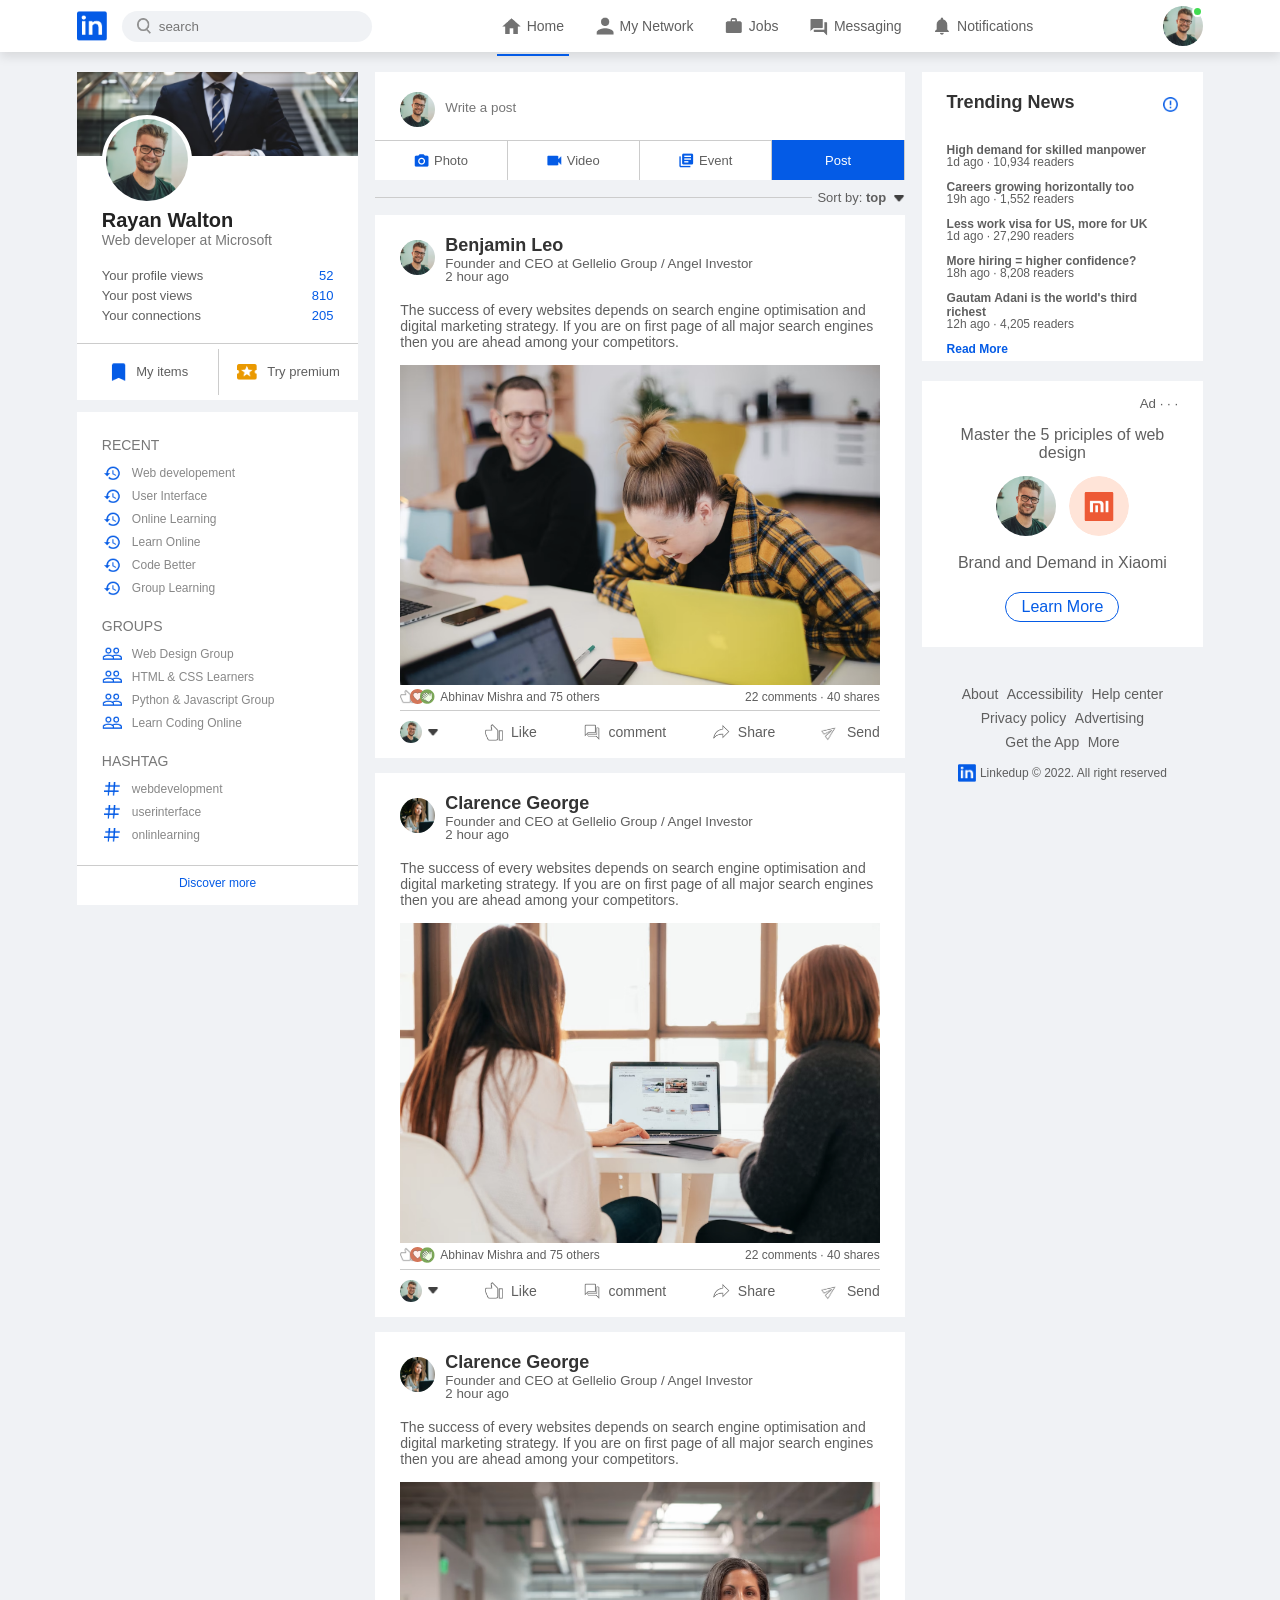
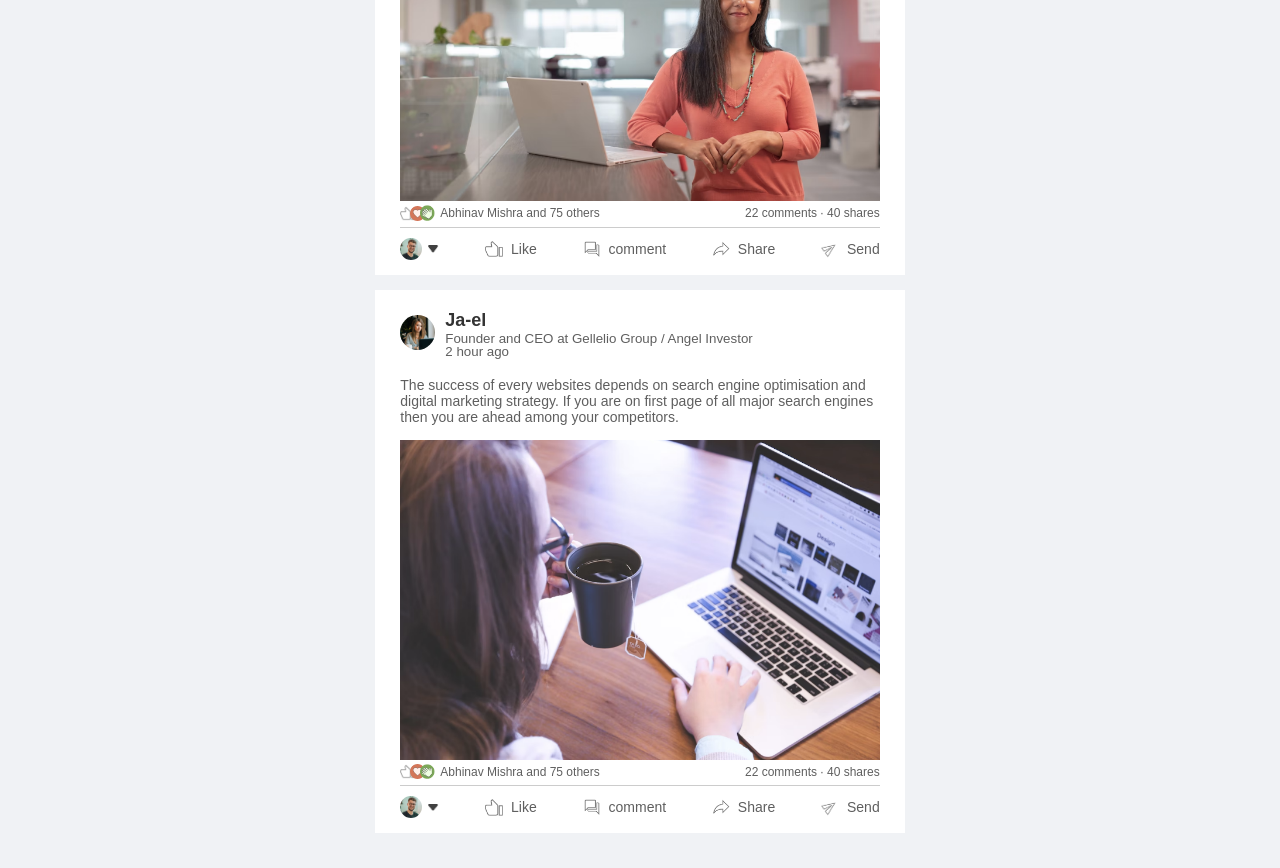
<file: index.html>
<!DOCTYPE html>
<html lang="en">
<head>
    <meta charset="UTF-8">
    <meta name="viewport" content="width=device-width, initial-scale=1.0">
    <title>Social Media Website Design - Easy Tutorial</title>
    <link rel="stylesheet" href="style.css">
</head>
<body>
<nav>
    <div class="nav-bar">
        <div class="navbar-left">
          <a href="index.html" class="logo"><img src="images/logo.png" ></a>
          <div class="search-box"> 
            <img src="images/search.png">
            <input type="text" placeholder="search">
          </div>

        </div>
        <div class="navbar-center">
            <ul>
            <li><a href="#" class="active-link" ><img src="images/home.png"><span>Home</span></a></li>
            <li><a href="#"><img src="images/network.png"><span>My Network</span></a></li>
            <li><a href="#"><img src="images/jobs.png"><span>Jobs</span></a></li>
            <li><a href="#"><img src="images/message.png"><span>Messaging</span></a></li>
            <li><a href="#"><img src="images/notification.png"><span>Notifications</span></a></li>
            </ul>
        </div>
        <div class="navbar-right">
        <div class="online">
            <img src="images/user-1.png" class="nav-profile-img" onclick="toggleMenu()"></div>
        </div>
        <!--profile-drop-down- menu---->

    <div class="profile-menu-wrap" id="profileMenu">
        <div class="profile-menu">
            <div class="user-info">
                <img src="images/user-1.png" >
                <div>
                    <h3>Rayan Walton</h3>
                    <a href="profile.html">See your profile</a>
                </div>
            </div>
            <hr>
            <a href="#" class="profile-menu-link">
                <img src="images/feedback.png">
                <p>Give Feedback</p>
                <span>></span>
            </a>

            <a href="#" class="profile-menu-link">
                <img src="images/setting.png">
                <p>Settings & Privacy</p>
                <span>></span>
            </a>

            <a href="#" class="profile-menu-link">
                <img src="images/help.png">
                <p>Help & Support</p>
                <span>></span>
            </a>

            <a href="#" class="profile-menu-link">
                <img src="images/display.png">
                <p>Display & Accessibility</p>
                <span>></span>
            </a>

            <a href="#" class="profile-menu-link">
                <img src="images/logout.png">
                <p>Logout</p>
                <span>></span>
            </a>
    

            
        </div>
    </div>

    </div>

    
</nav>

   <!----------navbar close-------->

   <div class="container">
    <!-------left-sidebar-------->
    <div class="left-sidebar">
        <div class="sidebar-profile-box">
            <img src="images/cover-pic.png" width="100%">
            <div class="sidebar-profile-info">
                <img src="images/user-1.png" >
                <h1>Rayan Walton</h1>
                <h3>Web developer at Microsoft</h3>
                <ul>
                    <li>Your profile views <span>52</span></li>
                    <li>Your post views <span>810</span></li>
                    <li>Your connections <span>205</span></li>
                </ul>
            </div>
            <div class="sidebar-profile-link">
                <a href="#"> <img src="images/items.png" > My items</a>
                <a href="#"> <img src="images/premium.png" > Try premium</a>
            </div>
        </div>
        <div class="sidebar-activity" id="sidebarActivity">
            <h3>RECENT</h3>
            <a href="#"> <img src="images/recent.png" >Web developement</a>
            <a href="#"> <img src="images/recent.png" >User Interface</a>
            <a href="#"> <img src="images/recent.png" >Online Learning</a>
            <a href="#"> <img src="images/recent.png" >Learn Online</a>
            <a href="#"> <img src="images/recent.png" >Code Better</a>
            <a href="#"> <img src="images/recent.png" >Group Learning</a>
            <h3>GROUPS</h3>
            <a href="#"> <img src="images/group.png" >Web Design Group</a>
            <a href="#"> <img src="images/group.png" >HTML & CSS Learners</a>
            <a href="#"> <img src="images/group.png" >Python & Javascript Group</a>
            <a href="#"> <img src="images/group.png" >Learn Coding Online</a>
            <h3>HASHTAG</h3>
            <a href="#"> <img src="images/hashtag.png" >webdevelopment</a>
            <a href="#"> <img src="images/hashtag.png" >userinterface</a>
            <a href="#"> <img src="images/hashtag.png" >onlinlearning</a>
            <div class="discover-more-link">
                <a href="#">Discover more</a>
            </div>
        </div>

        <div>
            <p id="showMoreLink" onclick="toggleActivity()">Show more <b>+</b></p>
        </div>
    </div>

    <!------------main-content----->
    <div class="main-content">

        <div class="create-post">
            <div class="create-post-input">
                <img src="images/user-1.png" >
                <textarea rows="2" placeholder="Write a post"></textarea>
            </div>
            <div class="create-post-links">
                <li><img src="images/photo.png" >Photo</li>
                <li><img src="images/video.png" >Video</li>
                <li><img src="images/event.png" >Event</li>
                <li>Post</li>
            </div>

        </div>
        <div class="sort-by">
            <hr>
            <p>Sort by: <span>top <img src="images/down-arrow.png" ></span></p>
       </div>

       <div class="post">
        <div class="post-author">
            <img src="images/user-1.png">
            <div>
                <h1>Benjamin Leo</h1>
                <small>Founder and CEO at Gellelio Group / Angel Investor</small>
                <small>2 hour ago</small>
            </div>
        </div>
        <p>The success of every websites depends on search engine optimisation and
             digital marketing strategy. If you are on first page of all major search engines
             then you are ahead among your competitors.</p>
             <img src="images/post-image-1.png" width="100%">

             <div class="post-stats">
                <div>
                    <img src="images/thumbsup.png" >
                    <img src="images/love.png" >
                    <img src="images/clap.png" >
                    <span class="liked-user">Abhinav Mishra and 75 others</span>
                </div>
                <div>
                    <span>22 comments &middot; 40 shares</span>
                </div>
             </div>
             <div class="post-activity">
                <div>
                    <img src="images/user-1.png" class="post-activity-user-icon">
                    <img src="images/down-arrow.png" class="post-activity-arrow-icon">
                </div>
                <div class="post-activity-link">
                    <img src="images/like.png" >
                    <span>Like</span>
                </div>
                <div class="post-activity-link">
                    <img src="images/comment.png" >
                    <span>comment</span>
                </div>
                <div class="post-activity-link">
                    <img src="images/share.png" >
                    <span>Share</span>
                </div>
                <div class="post-activity-link">
                    <img src="images/send.png" >
                    <span>Send</span>
                </div>
             </div>
       </div>

       <div class="post">
        <div class="post-author">
            <img src="images/user-4.png">
            <div>
                <h1>Clarence George</h1>
                <small>Founder and CEO at Gellelio Group / Angel Investor</small>
                <small>2 hour ago</small>
            </div>
        </div>
        <p>The success of every websites depends on search engine optimisation and
             digital marketing strategy. If you are on first page of all major search engines
             then you are ahead among your competitors.</p>
             <img src="images/post-image-2.png" width="100%">

             <div class="post-stats">
                <div>
                    <img src="images/thumbsup.png" >
                    <img src="images/love.png" >
                    <img src="images/clap.png" >
                    <span class="liked-user">Abhinav Mishra and 75 others</span>
                </div>
                <div>
                    <span>22 comments &middot; 40 shares</span>
                </div>
             </div>
             <div class="post-activity">
                <div>
                    <img src="images/user-1.png" class="post-activity-user-icon">
                    <img src="images/down-arrow.png" class="post-activity-arrow-icon">
                </div>
                <div class="post-activity-link">
                    <img src="images/like.png" >
                    <span>Like</span>
                </div>
                <div class="post-activity-link">
                    <img src="images/comment.png" >
                    <span>comment</span>
                </div>
                <div class="post-activity-link">
                    <img src="images/share.png" >
                    <span>Share</span>
                </div>
                <div class="post-activity-link">
                    <img src="images/send.png" >
                    <span>Send</span>
                </div>
             </div>
       </div>

       <div class="post">
        <div class="post-author">
            <img src="images/user-4.png">
            <div>
                <h1>Clarence George</h1>
                <small>Founder and CEO at Gellelio Group / Angel Investor</small>
                <small>2 hour ago</small>
            </div>
        </div>
        <p>The success of every websites depends on search engine optimisation and
             digital marketing strategy. If you are on first page of all major search engines
             then you are ahead among your competitors.</p>
             <img src="images/post-image-3.png" width="100%">

             <div class="post-stats">
                <div>
                    <img src="images/thumbsup.png" >
                    <img src="images/love.png" >
                    <img src="images/clap.png" >
                    <span class="liked-user">Abhinav Mishra and 75 others</span>
                </div>
                <div>
                    <span>22 comments &middot; 40 shares</span>
                </div>
             </div>
             <div class="post-activity">
                <div>
                    <img src="images/user-1.png" class="post-activity-user-icon">
                    <img src="images/down-arrow.png" class="post-activity-arrow-icon">
                </div>
                <div class="post-activity-link">
                    <img src="images/like.png" >
                    <span>Like</span>
                </div>
                <div class="post-activity-link">
                    <img src="images/comment.png" >
                    <span>comment</span>
                </div>
                <div class="post-activity-link">
                    <img src="images/share.png" >
                    <span>Share</span>
                </div>
                <div class="post-activity-link">
                    <img src="images/send.png" >
                    <span>Send</span>
                </div>
             </div>
       </div>

       <div class="post">
        <div class="post-author">
            <img src="images/user-4.png">
            <div>
                <h1>Ja-el</h1>
                <small>Founder and CEO at Gellelio Group / Angel Investor</small>
                <small>2 hour ago</small>
            </div>
        </div>
        <p>The success of every websites depends on search engine optimisation and
             digital marketing strategy. If you are on first page of all major search engines
             then you are ahead among your competitors.</p>
             <img src="images/post-image-4.png" width="100%">

             <div class="post-stats">
                <div>
                    <img src="images/thumbsup.png" >
                    <img src="images/love.png" >
                    <img src="images/clap.png" >
                    <span class="liked-user">Abhinav Mishra and 75 others</span>
                </div>
                <div>
                    <span>22 comments &middot; 40 shares</span>
                </div>
             </div>
             <div class="post-activity">
                <div>
                    <img src="images/user-1.png" class="post-activity-user-icon">
                    <img src="images/down-arrow.png" class="post-activity-arrow-icon">
                </div>
                <div class="post-activity-link">
                    <img src="images/like.png" >
                    <span>Like</span>
                </div>
                <div class="post-activity-link">
                    <img src="images/comment.png" >
                    <span>comment</span>
                </div>
                <div class="post-activity-link">
                    <img src="images/share.png" >
                    <span>Share</span>
                </div>
                <div class="post-activity-link">
                    <img src="images/send.png" >
                    <span>Send</span>
                </div>
             </div>
       </div>
    </div>



    <!------right-sidebar----->
    <div class="right-sidebar">
        <div class="sidebar-news">
            <img src="images/more.png" class="info-icon">
            <h3>Trending News</h3>
            <a href="#">High demand for skilled manpower</a>
            <span>1d ago &middot; 10,934 readers</span>

            <a href="#">Careers growing horizontally too</a>
            <span>19h ago &middot; 1,552 readers</span>

            <a href="#">Less work visa for US, more for UK</a>
            <span>1d ago &middot; 27,290 readers</span>

            <a href="#">More hiring = higher confidence?</a>
            <span>18h ago &middot; 8,208 readers</span>

            <a href="#">Gautam Adani is the world's third richest</a>
            <span>12h ago &middot; 4,205 readers</span>

            <a href="#" class="read-more-link">Read More</a>
        </div>

        <div class="sidebar-ad">
            <small>Ad &middot; &middot; &middot;</small>
            <p>Master the 5 priciples of web design </p>
            <div>
                <img src="images/user-1.png" >
                <img src="images/mi-logo.png" >
            </div>
            <b>Brand and Demand in Xiaomi</b>
           <a href="#" class="ad-link">Learn More</a>
        </div>

        <div class="sidebar-useful-links">
            <a href="#">About</a>
            <a href="#">Accessibility</a>
            <a href="#">Help center</a>
            <a href="#">Privacy policy</a>
            <a href="#">Advertising</a>
            <a href="#">Get the App</a>
            <a href="#">More</a>

            <div class="copyright-msg">
                <img src="images/logo.png" >
                <p>Linkedup &#169; 2022. All right reserved</p>
            </div>
        </div>
    </div>
   </div>

 <script>
    let profileMenu = document.getElementById("profileMenu");

    function toggleMenu(){
        profileMenu.classList.toggle("open-menu");
    } 

 </script>

 <script>
    let sidebarActivity = document.getElementById("sidebarActivity");
    let moreLink = document.getElementById("showMoreLink");

    function toggleActivity(){
        sidebarActivity.classList.toggle("open-activity");

        if(sideActivity.classList.contains("open-activity")){
            moreLink.innerHTML = "Show less <b>-</b>";
        }

        else{
            moreLink.innerHTML = "Show more <b>+</b>";
        }
    }
 </script>
</body>
</html>
</file>
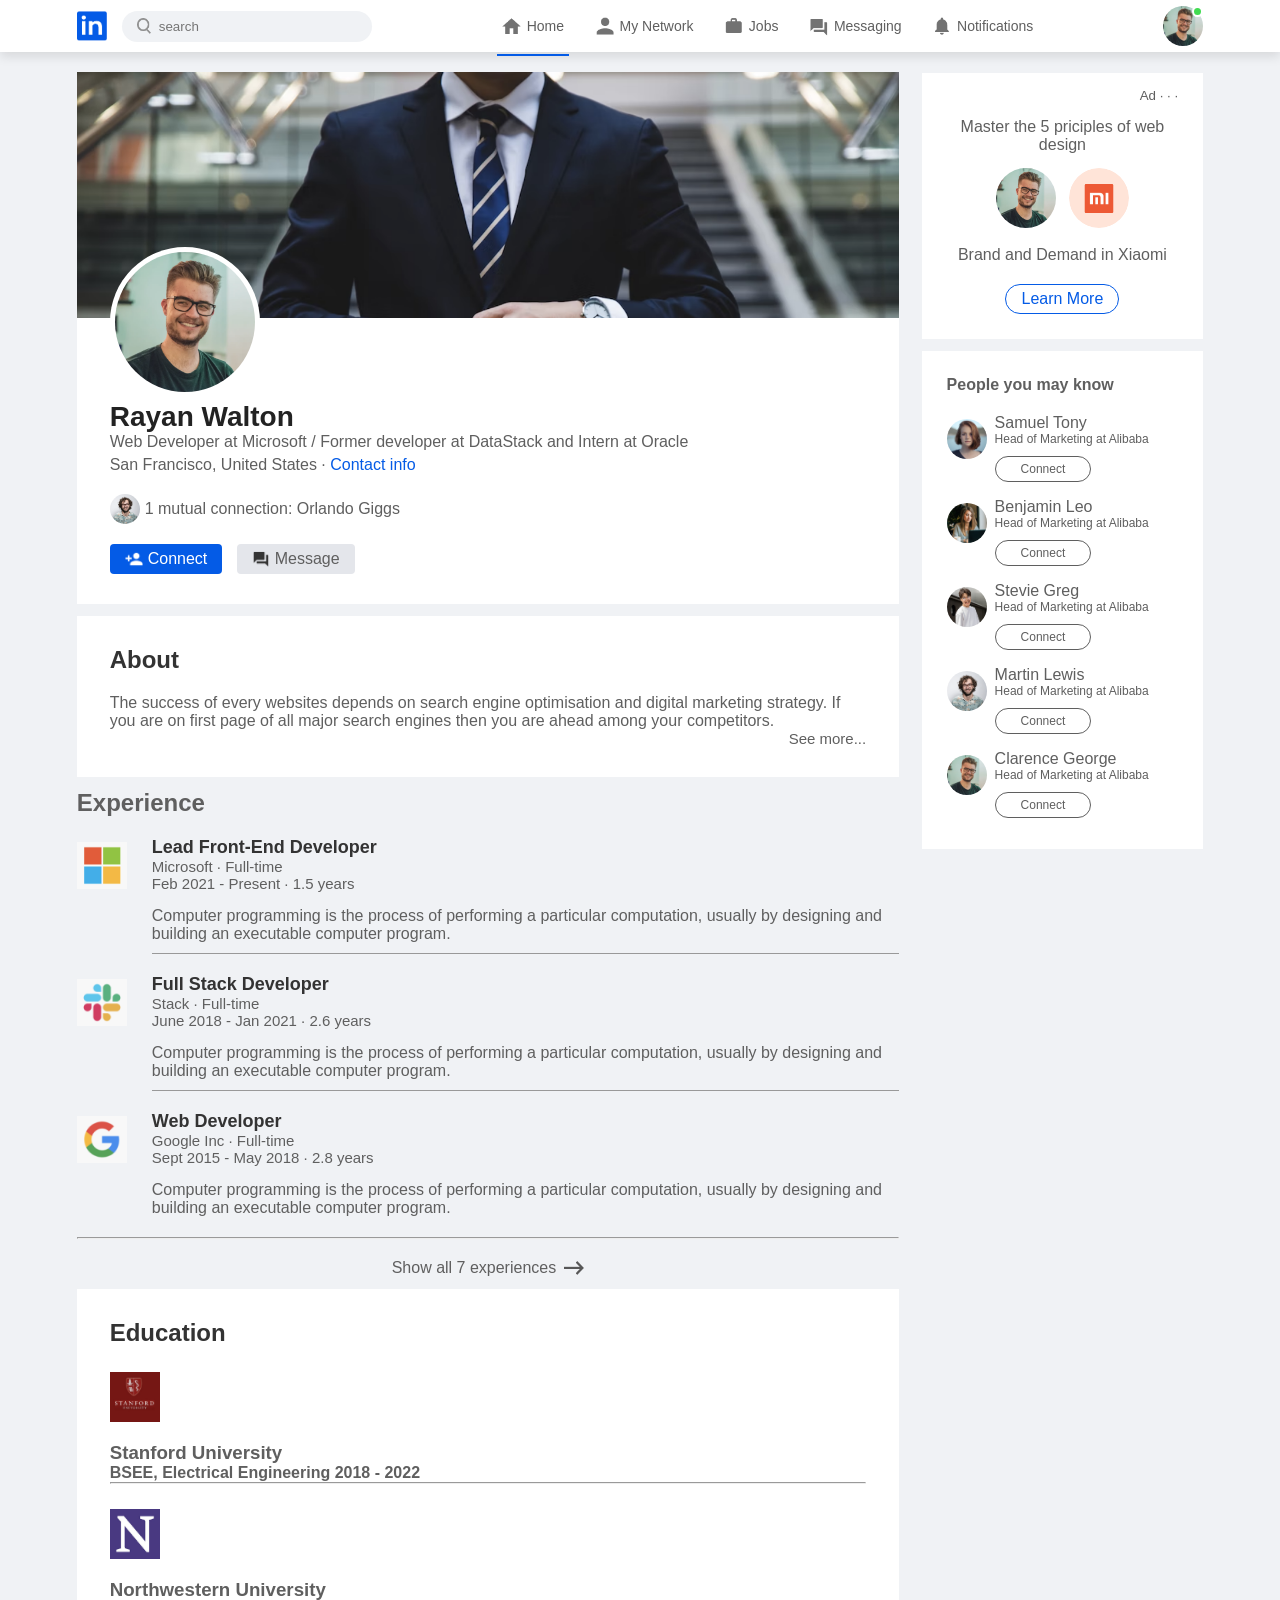
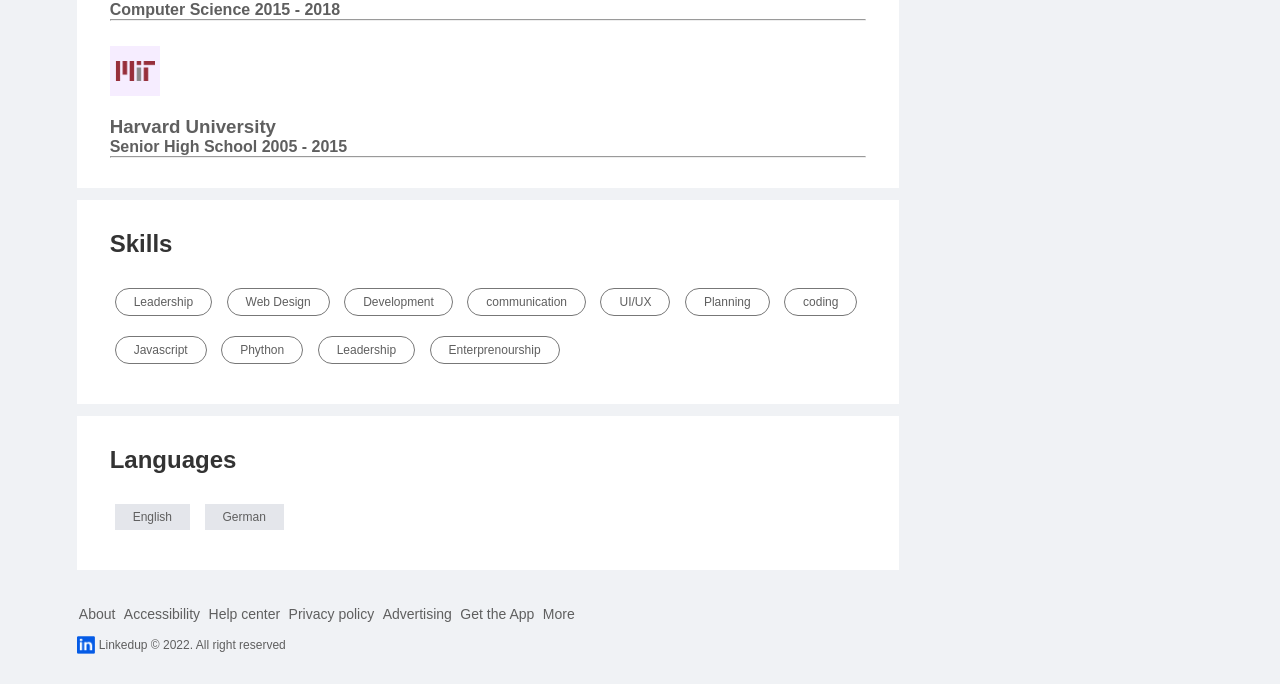
<file: profile.html>
<!DOCTYPE html>
<html lang="en">
<head>
    <meta charset="UTF-8">
    <meta name="viewport" content="width=device-width, initial-scale=1.0">
    <title>Social Media Website Design - Easy Tutorial</title>
    <link rel="stylesheet" href="style.css">
</head>
<body>
<nav>
    <div class="nav-bar">
        <div class="navbar-left">
          <a href="index.html" class="logo"><img src="images/logo.png" ></a>
          <div class="search-box"> 
            <img src="images/search.png">
            <input type="text" placeholder="search">
          </div>

        </div>
        <div class="navbar-center">
            <ul>
            <li><a href="#" class="active-link" ><img src="images/home.png"><span>Home</span></a></li>
            <li><a href="#"><img src="images/network.png"><span>My Network</span></a></li>
            <li><a href="#"><img src="images/jobs.png"><span>Jobs</span></a></li>
            <li><a href="#"><img src="images/message.png"><span>Messaging</span></a></li>
            <li><a href="#"><img src="images/notification.png"><span>Notifications</span></a></li>
            </ul>
        </div>
        <div class="navbar-right">
        <div class="online">
            <img src="images/user-1.png" class="nav-profile-img" onclick="toggleMenu()"></div>
        </div>

        <!--profile-drop-down- menu---->

    <div class="profile-menu-wrap" id="profileMenu">
        <div class="profile-menu">
            <div class="user-info">
                <img src="images/user-1.png" >
                <div>
                    <h3>Rayan Walton</h3>
                    <a href="profile.html">See your profile</a>
                </div>
            </div>
            <hr>
            <a href="#" class="profile-menu-link">
                <img src="images/feedback.png">
                <p>Give Feedback</p>
                <span>></span>
            </a>

            <a href="#" class="profile-menu-link">
                <img src="images/setting.png">
                <p>Settings & Privacy</p>
                <span>></span>
            </a>

            <a href="#" class="profile-menu-link">
                <img src="images/help.png">
                <p>Help & Support</p>
                <span>></span>
            </a>

            <a href="#" class="profile-menu-link">
                <img src="images/display.png">
                <p>Display & Accessibility</p>
                <span>></span>
            </a>

            <a href="#" class="profile-menu-link">
                <img src="images/logout.png">
                <p>Logout</p>
                <span>></span>
            </a>
    

            
        </div>
    </div>

    </div>

    
</nav>

   <!----------navbar close-------->

   <div class="container">
    <div class="profile-main">
        <div class="profile-container">
            <img src="images/cover-pic.png" width="100%">
            <div class="profile-container-inner">
                <img src="images/user-1.png" class="profile-pic">
                <h1>Rayan Walton</h1>
                <b>Web Developer at Microsoft / Former developer at DataStack
                    and Intern at Oracle
                </b>
                <p>San Francisco, United States &middot; <a href="#">Contact info</a></p>
                <div class="mutual-connection">
                    <img src="images/user-2.png" >
                    <span>1 mutual connection: Orlando Giggs</span>
                </div>
                <div class="profile-btn">
                    <a href="#" class="primary-btn"> <img src="images/connect.png" > Connect</a>
                    <a href="#"> <img src="images/chat.png" > Message</a>
                </div>

            </div>
        </div>
        <div class="profile-description">
            <h2>About</h2>
            <p>The success of every websites depends on search engine optimisation and
            digital marketing strategy. If you are on first page of all major search engines
             then you are ahead among your competitors.</p>
            <a href="#" class="see-more-link">See more...</a>
        </div>


        <div class="profile description">
            <h2>Experience</h2>
            <div class="profile-desc-row">
                <img src="images/microsoft.png" >
                <div>
                    <h3>Lead Front-End Developer</h3>
                    <b>Microsoft &middot; Full-time</b>
                    <b>Feb 2021 - Present &middot; 1.5 years</b>
                    <p>Computer programming is the process of performing a 
                        particular computation, usually by designing and building
                        an executable computer program.
                    </p>
                    <hr>
                </div>
            </div>

            <div class="profile-desc-row">
                <img src="images/slack.png" >
                <div>
                    <h3>Full Stack Developer</h3>
                    <b>Stack &middot; Full-time</b>
                    <b>June 2018 - Jan 2021 &middot; 2.6 years</b>
                    <p>Computer programming is the process of performing a 
                        particular computation, usually by designing and building
                        an executable computer program.
                    </p>
                    <hr>
                </div>
            </div>

            <div class="profile-desc-row">
                <img src="images/google.png" >
                <div>
                    <h3>Web Developer</h3>
                    <b>Google Inc &middot; Full-time</b>
                    <b>Sept 2015 - May 2018 &middot; 2.8 years</b>
                    <p>Computer programming is the process of performing a 
                        particular computation, usually by designing and building
                        an executable computer program.
                    </p>
                </div>
            </div>

            <hr>
            <a href="#" class="experience-link">Show all 7 experiences <img src="images/right-arrow.png" ></a>
        </div>

        <div class="profile-description">
            <h2>Education</h2>
            <div class="profile-desc-row">
                <img src="images/stanford.png">
            </div>
            <h3>Stanford University</h3>
            <b>BSEE, Electrical Engineering</b>
            <b>2018 - 2022</b>
            <hr>

            <div class="profile-desc-row">
                <img src="images/north.png">
            </div>
            <h3>Northwestern University</h3>
            <b>Computer Science</b>
            <b>2015 - 2018</b>
            <hr>

            <div class="profile-desc-row">
                <img src="images/mit.png">
            </div>
            <h3>Harvard University</h3>
            <b>Senior High School</b>
            <b>2005 - 2015</b>
            <hr>
        </div>

        <div class="profile-description">
            <h2>Skills</h2>
            <a href="#" class="skills-btn">Leadership</a>
            <a href="#" class="skills-btn">Web Design</a>
            <a href="#" class="skills-btn">Development</a>
            <a href="#" class="skills-btn">communication</a>
            <a href="#" class="skills-btn">UI/UX</a>
            <a href="#" class="skills-btn">Planning</a>
            <a href="#" class="skills-btn">coding</a>
            <a href="#" class="skills-btn">Javascript</a>
            <a href="#" class="skills-btn">Phython</a>
            <a href="#" class="skills-btn">Leadership</a>
            <a href="#" class="skills-btn">Enterprenourship</a>
        </div>

        <div class="profile-description">
            <h2>Languages</h2>
            <a href="#" class="language-btn">English</a>
            <a href="#" class="language-btn">German</a>
        </div>
        
   </div>
        

    <!---------profile-sidebar------>
    <div class="profile-sidebar"> 

        <div class="sidebar-ad">
            <small>Ad &middot; &middot; &middot;</small>
            <p>Master the 5 priciples of web design </p>
            <div>
                <img src="images/user-1.png" >
                <img src="images/mi-logo.png" >
            </div>
            <b>Brand and Demand in Xiaomi</b>
            <a href="#" class="ad-link">Learn More</a>
        </div>

        <div class="sidebar-people">
            <h3>People you may know</h3>
            <div class="sidebar-people-row">
                <img src="images/user-3.png">
                <div>
                    <h2>Samuel Tony</h2>
                    <p>Head of Marketing at Alibaba</p>
                    <a href="#">Connect</a>
                </div>
            </div>

            <div class="sidebar-people-row">
                <img src="images/user-4.png">
                <div>
                    <h2>Benjamin Leo</h2>
                    <p>Head of Marketing at Alibaba</p>
                    <a href="#">Connect</a>
                </div>
            </div>
    
            <div class="sidebar-people-row">
                <img src="images/user-5.png">
                <div>
                    <h2>Stevie Greg</h2>
                    <p>Head of Marketing at Alibaba</p>
                    <a href="#">Connect</a>
                </div>
            </div>
    
            <div class="sidebar-people-row">
                <img src="images/user-2.png">
                <div>
                    <h2>Martin Lewis</h2>
                    <p>Head of Marketing at Alibaba</p>
                    <a href="#">Connect</a>
                </div>
            </div>
    
            <div class="sidebar-people-row">
                <img src="images/user-1.png">
                <div>
                    <h2>Clarence George</h2>
                    <p>Head of Marketing at Alibaba</p>
                    <a href="#">Connect</a>
                </div>
            </div>
        </div>

    </div>
   </div>

   <div class="profile-footer">
    <div class="sidebar-useful-links">
        <a href="#">About</a>
        <a href="#">Accessibility</a>
        <a href="#">Help center</a>
        <a href="#">Privacy policy</a>
        <a href="#">Advertising</a>
        <a href="#">Get the App</a>
        <a href="#">More</a>

        <div class="copyright-msg">
            <img src="images/logo.png" >
            <p>Linkedup &#169; 2022. All right reserved</p>
        </div>
    </div>
   </div>

   
 <script>
    let profileMenu = document.getElementById("profileMenu");

    function toggleMenu(){
        profileMenu.classList.toggle("open-menu");
    } 

 </script>
</body>
</html>
</file>
<file: style.css>
*{
    margin: 0;
    padding: 0;
    font-family: 'poppins', sans-serif;
    box-sizing: border-box;
}
body{
    background: #f0f2f5;
    color: #5f5f5f;
}
a{
    text-decoration: none;
    color: #5f5f5f;
}
.nav-bar{
    display: flex;
    align-items: center;
    justify-content: space-between;
    background: #fff;
    padding: 6px 6%;
    position:sticky;
    top: 0;
    z-index: 100;
    box-shadow: 0 5px 10px rgba(0, 0, 0, 0.1);
}
.logo img{
    width: 30px;
    margin-right: 15px;
    display: block;
}
.navbar-center ul li{
    display: inline-block;
    list-style: none;
}
.navbar-center ul li a{
    display: flex;
    align-items: center;
    font-size: 14px;
    margin: 5px 8px;
    padding-right: 5px;
    position: relative;
}
.navbar-center ul li a img{
    width: 30px;
}

.navbar-center ul li a::after{
    content: '';
    width: 0;
    height: 2px;
    background: #045be6;
    position: absolute;
    bottom: -15px;
    transition: width 0.3s;
}
.navbar-center ul li a:hover::after,
.navbar-center ul li a.active-link::after
{
    width: 100%;
}


.nav-profile-img{
    width: 40px;
    border-radius: 50%;
    cursor: pointer;
    display: block;
    position: relative;
}
.online{
    position: relative;
}
.online::after{
    content: '';
    width: 7px;
    height: 7px;
    border: 2px solid #fff;
    border-radius: 50%;
    right: 0;
    top: 0;
    background: #41db51;
    position: absolute;
}
.search-box{
    background: #f0f2f5;
    width: 250px;
    border-radius: 20px;
    display: flex;
    align-items: center;
    padding: 0 15px;
}
.navbar-left{
    display: flex;
    align-items: center;
}
.search-box img{
    width: 14px;
}
.search-box input{
    width: 100%;
    background: transparent;
    padding: 8px;
    outline: none;
    border: 0;
}
/*----navbar ends here---*/


.container{
    padding: 20px 6%;
    display: flex;
    flex-wrap: wrap;
    justify-content: space-between;
}

/*-----left-sidebar----*/
.left-sidebar{
    flex-basis: 25%;
    align-items: flex-start;
    position: sticky;
    top: 73px;
}

.sidebar-profile-box{
    background: #fff;
}

.sidebar-profile-info{
    padding: 0 25px;
}

.sidebar-profile-info img {
    width: 90px;
    border-radius: 50%;
    background: #fff;
    padding: 4px;
    margin-top: -45px;
}

.sidebar-profile-info h1 {
    font-size: 20px;
    font-weight: 600;
    color: #222;
}

.sidebar-profile-info h3 {
    font-size: 14px;
    font-weight: 500;
    color: #777;
}

.sidebar-profile-info ul {
    list-style: none;
    margin: 20px 0;
}

.sidebar-profile-info ul li {
    width: 100%;
    margin: 5px 0;
    font-size: 13px;
}

.sidebar-profile-info ul li span {
    float: right;
    color: #045be6;
}

.sidebar-profile-link{
    display: flex;
    align-items: center;
    border-top: 1px solid #ccc;
}

.sidebar-profile-link a {
    flex-basis: 50%;
    display: flex;
    align-items: center;
    justify-content: center;
    padding: 15px 0;
    font-size: 13px;
    border-left: 1px solid #ccc;
}

.sidebar-profile-link a:first-child{
    border-left: 0;
}

.sidebar-profile-link a img {
    width: 20px;
    margin-right: 10px;
}

.sidebar-activity {
    background: #fff;
    padding: 5px 25px;
    margin: 12px 0;
}
.sidebar-activity h3 {
    color: #777;
    font-size: 14px;
    font-weight: 500;
    margin: 20px 0 10px;

}

.sidebar-activity a {
    display: flex;
    align-items: center;
    font-size: 12px;
    font-weight: 500;
    color: #888;
    margin: 3px 0;
}

.sidebar-activity a img {
    width: 20px;
    margin-right: 10px;
}

.discover-more-link {
    border-top: 1px solid #ccc;
    text-align: center;
    margin-top: 20px;
    margin-left: -25px;
    margin-right: -25px;
}

.discover-more-link a {
    color: #045be6;
    display: inline-block;
    margin: 10px 0;
}

/*------right-sidebar------*/
.right-sidebar{
    flex-basis: 25%;
    align-items: flex-start;
    position: sticky;
    top: 73px;
}

.sidebar-news {
    background: #fff;
    padding: 10px 25px;
}

.info-icon {
    width: 15px;
    float: right;
    margin-top: 15px;
}

.sidebar-news h3 {
    font-size: 18px;
    font-weight: 600;
    color: #333;
    margin: 10px 0 30px;
}

.sidebar-news a {
    display: block;
    font-size: 12px;
    font-weight: 600;
    margin-top: 10px;
    margin-bottom: -5px;
}

.sidebar-news span {
    font-size: 12px;
}

.read-more-link {
    color: #045be6;
    font-weight: 500;
    margin: 20px 0 10px;
}

.sidebar-ad {
    background: #fff;
    padding: 15px 25px;
    text-align: center;
    margin: 20px 0;
}

.sidebar-ad img {
    width: 60px;
    border-radius: 50%;
    margin: 4px;
}

.sidebar-ad small {
    float: right;
    font-weight: 500;
}

.sidebar-ad p{
    margin-top: 30px;
    margin-bottom: 10px;
}

.sidebar-ad b {
    display: block;
    font-weight: 500;
    margin-top: 10px;
}

.ad-link{
    display: inline-block;
    border: 1px solid #045be6;
    border-radius: 30px;
    padding: 5px 15px;
    color: #045be6;
    font-weight: 500;
    margin: 20px auto 10px;
}

.sidebar-useful-links{
    padding: 15px 25px;
    text-align: center;
}

.sidebar-useful-links a {
    display: inline-block;
    font-size: 14px;
    margin: 4px 2px;
}

.copyright-msg{
    display: flex;
    align-items: center;
    justify-content: center;
    font-size: 12px;
    margin-top: 10px;
    font-weight: 500;
}

.copyright-msg img {
    width: 18px;
    margin-right: 4px;
}

/*------main-content---*/
.main-content{
    flex-basis: 47%;
}

.create-post{
    background: #fff;
}

.create-post-input{
    padding: 20px 25px 10px;
    display: flex;
    align-items: flex-start;
}

.create-post-input img {
    width: 35px;
    border-radius: 50%;
    margin-right: 10px;
}

.create-post-input textarea {
    width: 100%;
    border: 0;
    outline: 0;
    resize: none;
    background: transparent;
    margin-top: 8px;
}
::placeholder{
    font-weight: 500;
}

.create-post-links{
    display: flex;
    align-items: center;
}

.create-post-links li {
    list-style: none;
    border-top: 1px solid #ccc;
    border-right: 1px solid #ccc;
    flex-basis: 25%;
    height: 40px;
    font-size: 13px;
    display: flex;
    align-items: center;
    justify-content: center;
    cursor: pointer;
}

.create-post-links li img {
    width: 15px;
    margin-right: 5px;
}

.create-post-links li:last-child{
    background: #045be6;
    color: #fff;
    border-top: 0;
    border-radius: 0;
}

.sort-by {
    display: flex;
    align-items: center;
    margin: 10px 0;
}

.sort-by hr {
    flex: 1;
    border: 0;
    height: 1px;
    background: #ccc;
}

.sort-by p {
    font-size: 13px;
    padding-left: 5px;
}

.sort-by p span{
    font-weight: 600;
    cursor: pointer;
}

.sort-by p span img {
    width: 12px;
    margin-left: 3px;
}

.post {
    background: #fff;
    padding: 20px 25px 5px;
    margin: 5px 0 15px;
}

.post-author {
    display: flex;
    align-items: flex-start;
    margin-bottom: 20px;
}
.post-author img {
    width: 35px;
    border-radius: 50%;
    margin-right: 10px;
    margin-top: 5px;
}

.post-author h1 {
    font-size: 18px;
    font-weight: 600;
    color: #333;
}

.post-author small {
    display: block;
    margin-bottom: -2px;
}

.post p {
    font-size: 14px;
    margin-bottom: 15px;
}

.post-stats {
    display: flex;
    flex-wrap: wrap;
    align-items: center;
    justify-content: space-between;
    font-size: 12px;
    border-bottom: 1px solid #ccc;
    padding-bottom: 6px;
}

.post-stats div {
    display: flex;
    align-items: center;

}
.post-stats img {
    width: 15px;
    margin-right: -5px;
}

.liked-user {
    margin-left: 10px;
}

.post-activity {
    display: flex;
    align-items: center;
    justify-content: space-between;
    padding: 10px 0;
    font-size: 14px;
    font-weight: 500;
}

.post-activity div {
    display: flex;
    align-items: center;
}

.post-activity-user-icon {
    width: 22px;
    border-radius: 50%;
}

.post-activity-arrow-icon {
    width: 12px;
    margin-left: 5px;
}

.post-activity-link img {
    width: 18px;
    margin-right: 8px;
}



/*------profile-drop-down-menu----*/
.profile-menu-wrap {
    position: absolute;
    top: 100%;
    right: 5%;
    width: 320px;
    max-height: 0;
    overflow: hidden;
    transition: max-height 0.5s;
}

.profile-menu-wrap.open-menu {
    max-height: 400px;
}

.profile-menu{
    background: #222;
    color: #fff;
    padding: 20px;
    margin: 10px;
}

.user-info{
    display: flex;
    align-items: center;
}

.user-info img {
    width: 50px;
    border-radius: 50%;
    margin-right: 15px;
}

.user-info h3 {
    font-weight: 500;
    margin-bottom: -7px;
}

.user-info a {
    color: #c9dbf8;
    font-size: 13px;
}

.profile-menu hr {
    border: 0;
    height: 1px;
    width: 100%;
    background: #fff;
    margin: 15px 0 10px;
}

.profile-menu-link {
    display: flex;
    align-items: center;
    color: #fff;
    margin: 12px 0;
    font-size: 14px;
}

.profile-menu-link p {
    width: 100%;
}

.profile-menu-link img {
    width: 35px;
    border-radius: 50%;
    margin-right: 15px;
}

/*------profile-page------*/

.profile-main{
    flex-basis: 73%;
}

.profile-sidebar{
    flex-basis: 25%;
    align-self: flex-start;
    position: sticky;
    top: 73px;
}

.profile-container{
    background: #fff;
}

.profile-container-inner{
    padding: 0 4% 10px;
}

.profile-pic {
    width: 150px;
    border-radius: 50%;
    margin-top: -75px;
    padding: 5px;
    background: #fff;
}

.profile-container h1{
    font-size: 28px;
    font-weight: 600;
    color: #222;
}

.profile-container b {
    font-weight: 500;
}

.profile-container p {
    margin-top: 5px;
}

.profile-container p a {
    color: #045be6;
    font-weight: 500;
}

.mutual-connection {
    display: flex;
    align-items: center;
    margin: 20px 0;
}

.mutual-connection img {
    width: 30px;
    border-radius: 50%;
    margin-right: 5px;
}

.profile-btn {
    margin: 20px 0;
}

.profile-btn a {
    display: inline-flex;
    align-items: center;
    background: #e4e6eb;
    padding: 6px 15px;
    border-radius: 4px;
    margin-right: 10px;
}

.profile-btn a img {
    width: 18px;
    margin-right: 5px;
}

.profile-btn .primary-btn {
    background: #045be6;
    color: #fff;
}

.profile-description{
    background: #fff;
    padding: 20px 4% 30px;
    margin: 12px 0;
}

.profile-description h2 {
    color: #333;
    margin: 10px 0 20px;
    font-weight: 600;
}

.see-more-link {
    display: block;
    text-align: right;
    font-size: 15px;
}

.profile-desc-row {
    display: flex;
    align-items: flex-start;
    margin: 20px 0;
}

.profile-desc-row img {
    width: 50px;
    margin-right: 25px;
    margin-top: 5px;
}

.profile-desc-row div {
    width: 100%;
}

.profile-desc-row h3 {
    font-size: 18px;
    font-weight: 600;
    color: #333;
}

.profile-desc-row b {
    display: block;
    font-weight: 500;
    font-size: 15px;
}

.profile-desc-row p {
    margin-top: 15px;
}

.profile-desc-row hr {
    border: 0;
    border-bottom: 1px solid #999;
    margin-top: 10px;
}

.experience-link {
    display: flex;
    align-items: center;
    justify-content: center;
    padding-top: 20px;
    font-weight: 500;
}

.experience-link img {
    width: 20px;
    margin-left: 8px;
}

.skills-btn {
    display: inline-block;
    margin: 10px 5px;
    padding: 6px 18px;
    border: 1px solid #777;
    border-radius: 30px;
    font-size: 12px;
    font-weight: 500;
} 

.language-btn {
    display: inline-block;
    margin: 10px 5px;
    padding: 6px 18px;
    background: #e4e6eb;
    font-size: 12px;
    font-weight: 500;
}

/*-------------profile-right-sidebar-----*/
.profile-sidebar .sidebar-ad {
    margin: 0;
}

.sidebar-people {
    background: #ffff;
    padding: 15px 25px;
    margin: 12px 0;
    font-size: 12px;
}

.sidebar-people h3 {
    font-size: 16px;
    font-weight: 600;
    margin: 10px 0 20px;
}

.sidebar-people-row {
    display: flex;
    align-items: flex-start;
    margin: 6px 0;

}

.sidebar-people-row img {
    width: 40px;
    border-radius: 50%;
    margin-right: 8px;
    margin-top: 5px;
}

.sidebar-people-row h2 {
    font-size: 16px;
    font-weight: 500;
}

.sidebar-people-row a {
    display: inline-block;
    margin: 10px 0;
    padding: 5px 25px;
    border: 1px solid #5f5f5f;
    border-radius: 30px;
    font-weight: 500;
}

.profile-footer {
    padding: 0 6% 30px;
}

.profile-footer  .sidebar-useful-links {
    text-align: left;
    padding: 0;
}

.profile-footer .copyright-msg {
    justify-content: flex-start;
}

#showMoreLink{
    display: none;
}

/*-------media query  for small screen----*/
@media only screen and (max-width: 600px){
    .search-box{
        background: transparent;
        width: auto;
        padding: 0;
    }

    .search-box input {
        width: 0;
        padding: 0;
    }

    .navbar-center ul li a span {
        display: none;
       
    }

    .navbar-center ul li a{
        padding-right: 0;
        margin: 5px;
    }

    .nav-profile-img {
        width: 30px;
    }

    .container {
        padding: 15px 3%;
    }

    .left-sidebar{
        flex-basis: 100%;
        position: relative;
        top: unset;
    }

    .right-sidebar{
        flex-basis: 100%;
        position: relative;
        top: unset;}

    .main-content {
        flex-basis: 100%;
    }

    .post-stats div {
        margin: 2px 0;
    }

    .post-activity-link span {
        display: none;
    }

    .post-activity-link img {
        margin-right: 0;
    }

    .profile-main {
        flex-basis: 100%;
    }
    .profile-sidebar {
        flex-basis: 100%;
    }

    .profile-container {
        font-size: 14px;
    }

    .profile-pic {
        width: 100px;
        margin-top: -50px;
    }

    .profile-description {
        font-size: 14px;
    }

    #showMoreLink{
        display: block;
        width: fit-content;
        margin: 10px auto;
        font-size: 14px;
        cursor: pointer;
    }

    .sidebar-activity {
        display: none;
    }

    .sidebar-activity.open-activity{
        display: block;
    }
}
</file>
